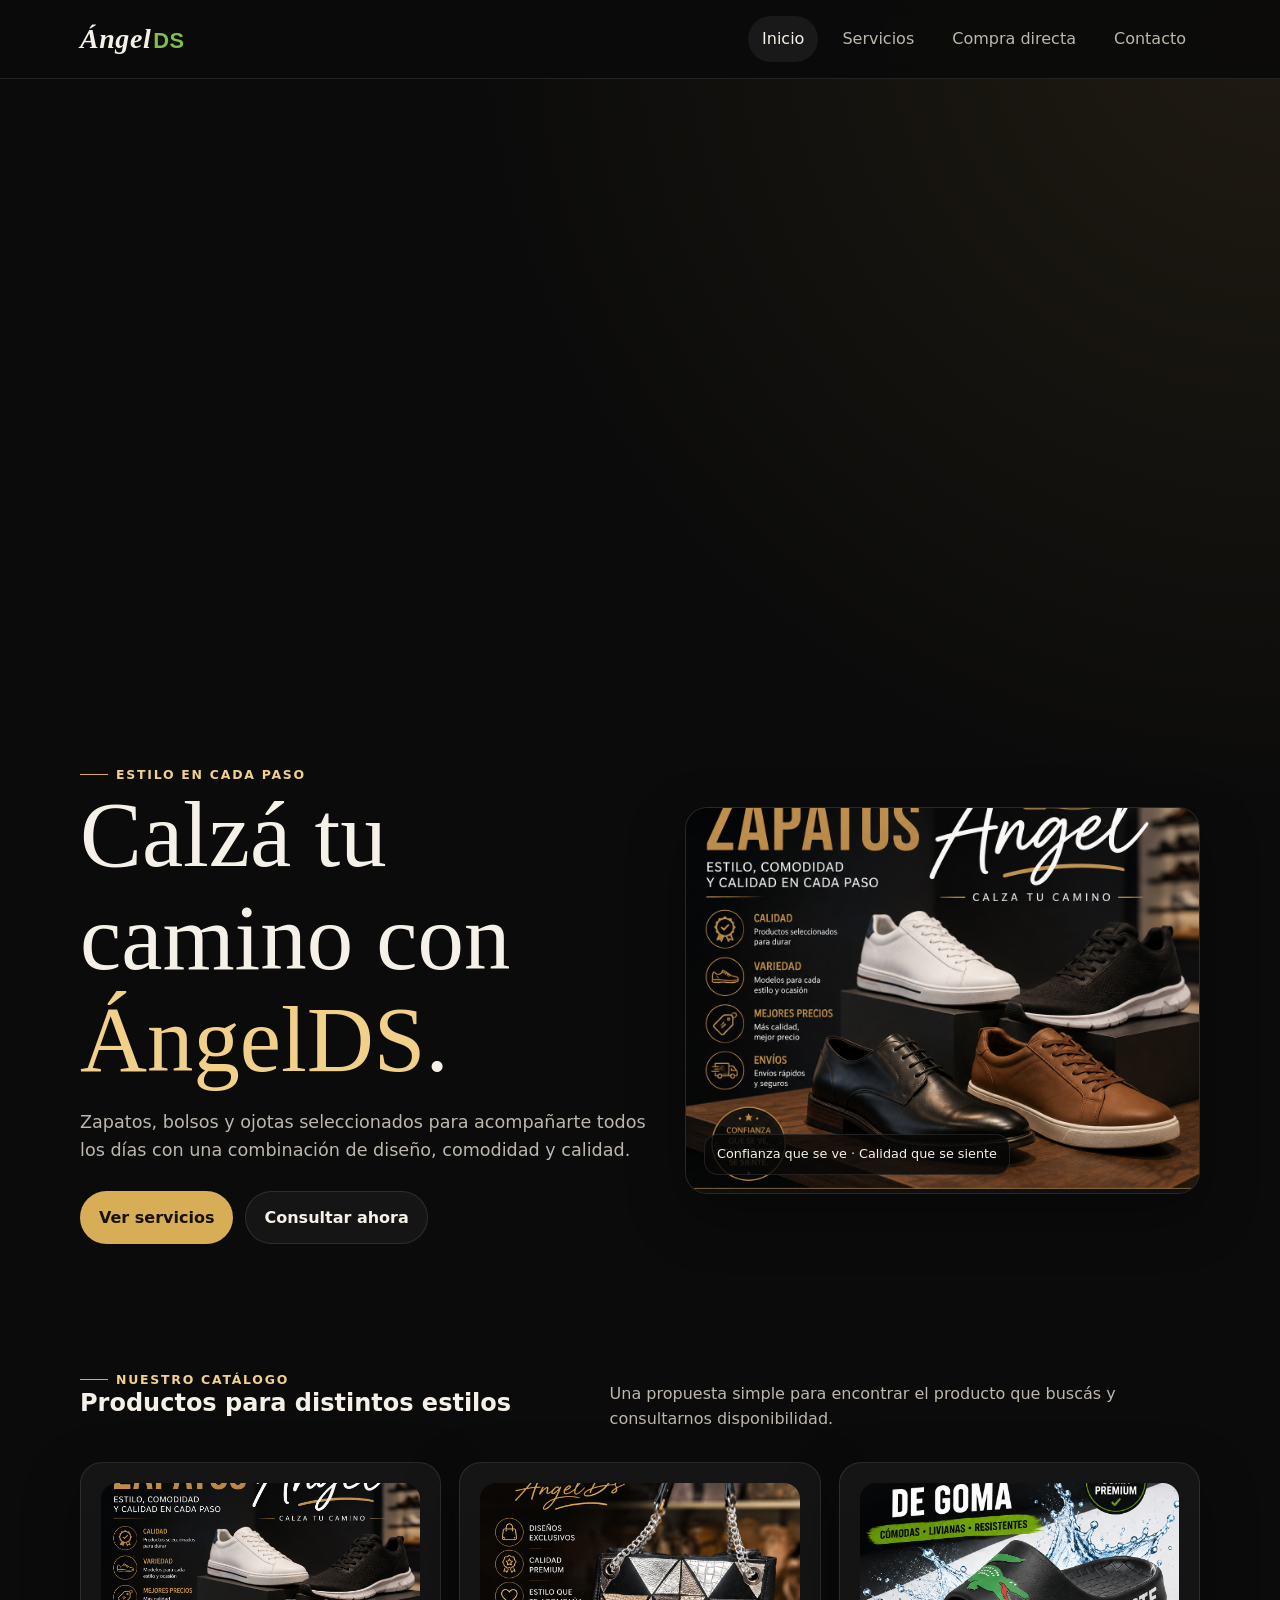
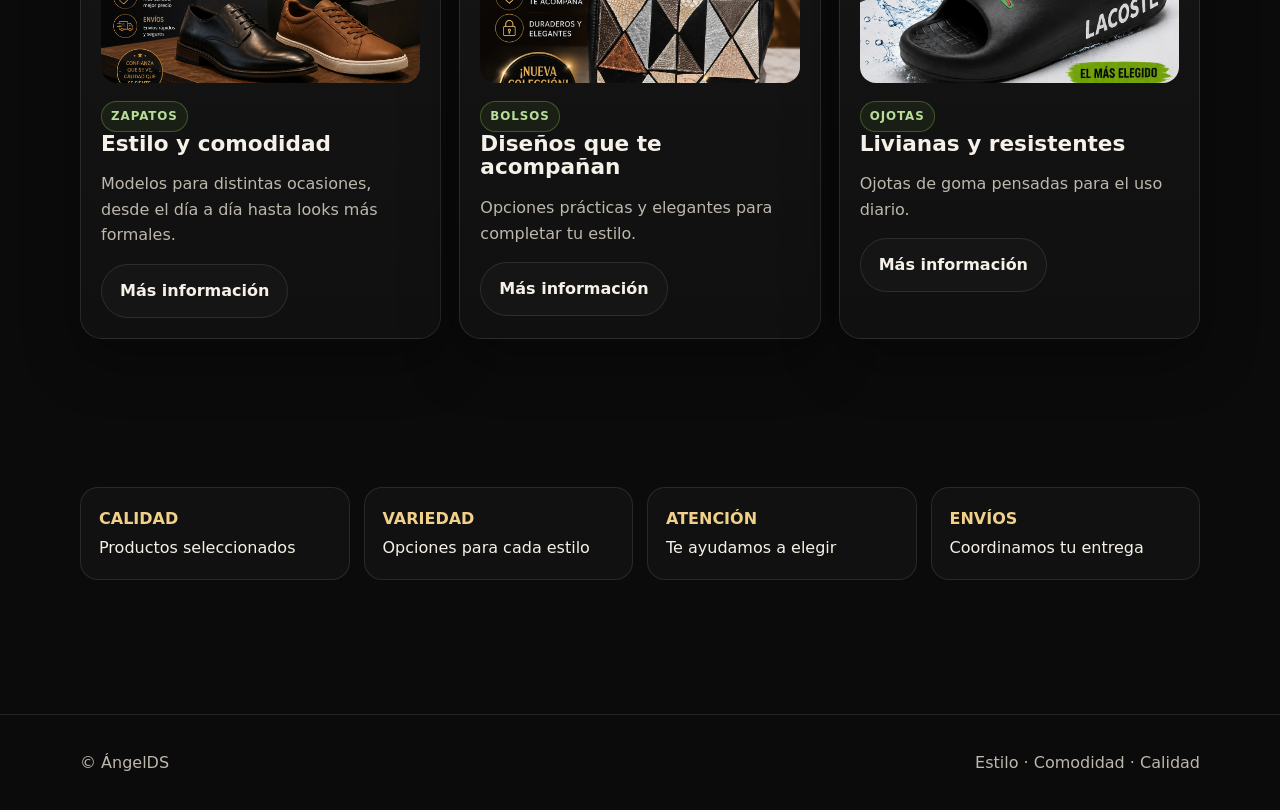
<file: index.html>
<!doctype html><html lang="es"><head><meta charset="utf-8"><meta name="viewport" content="width=device-width,initial-scale=1"><meta name="description" content="ÁngelDS — zapatos, bolsos y ojotas. Estilo, comodidad y calidad."><title>ÁngelDS | Inicio</title><link rel="stylesheet" href="styles.css"></head><body>
<header class="site-header"><div class="container nav"><a class="brand" href="index.html">Ángel<span>DS</span></a><button class="menu-btn" aria-label="Abrir menú">☰</button><nav class="nav-links"><a class="active" href="index.html">Inicio</a><a href="servicios.html">Servicios</a><a href="carrito_venta.html">Compra directa</a><a href="contacto.html">Contacto</a></nav></div></header>
<div style="width: 100%; height: 600px; border: none;"></div>

<main>
<section class="hero"><div class="container hero-grid"><div><span class="eyebrow">Estilo en cada paso</span><h1>Calzá tu camino con <span class="accent">ÁngelDS</span>.</h1><p class="lead">Zapatos, bolsos y ojotas seleccionados para acompañarte todos los días con una combinación de diseño, comodidad y calidad.</p><div class="actions"><a class="btn primary" href="servicios.html">Ver servicios</a><a class="btn secondary" href="contacto.html">Consultar ahora</a></div></div><div class="hero-card"><img src="assets/zapatos.png" alt="Publicidad de zapatos Ángel"><div class="hero-tag">Confianza que se ve · Calidad que se siente</div></div></div></section>
<section class="section"><div class="container"><div class="section-header"><div><span class="eyebrow">Nuestro catálogo</span><h2>Productos para distintos estilos</h2></div><p>Una propuesta simple para encontrar el producto que buscás y consultarnos disponibilidad.</p></div><div class="grid-3"><article class="card"><div class="card-media"><img src="assets/zapatos.png" alt="Zapatos"></div><span class="pill">Zapatos</span><h3>Estilo y comodidad</h3><p>Modelos para distintas ocasiones, desde el día a día hasta looks más formales.</p><a class="btn secondary" href="servicios.html#zapatos">Más información</a></article><article class="card"><div class="card-media"><img src="assets/bolsos.png" alt="Bolsos"></div><span class="pill">Bolsos</span><h3>Diseños que te acompañan</h3><p>Opciones prácticas y elegantes para completar tu estilo.</p><a class="btn secondary" href="servicios.html#bolsos">Más información</a></article><article class="card"><div class="card-media"><img src="assets/ojotas.png" alt="Ojotas de goma"></div><span class="pill">Ojotas</span><h3>Livianas y resistentes</h3><p>Ojotas de goma pensadas para el uso diario.</p><a class="btn secondary" href="servicios.html#ojotas">Más información</a></article></div></div></section>
<section class="section"><div class="container"><div class="benefits"><div class="benefit"><strong>CALIDAD</strong><span>Productos seleccionados</span></div><div class="benefit"><strong>VARIEDAD</strong><span>Opciones para cada estilo</span></div><div class="benefit"><strong>ATENCIÓN</strong><span>Te ayudamos a elegir</span></div><div class="benefit"><strong>ENVÍOS</strong><span>Coordinamos tu entrega</span></div></div></div></section>
</main><footer class="footer"><div class="container footer-row"><span>© ÁngelDS</span><span>Estilo · Comodidad · Calidad</span></div></footer><script src="script.js"></script></body></html>
</file>
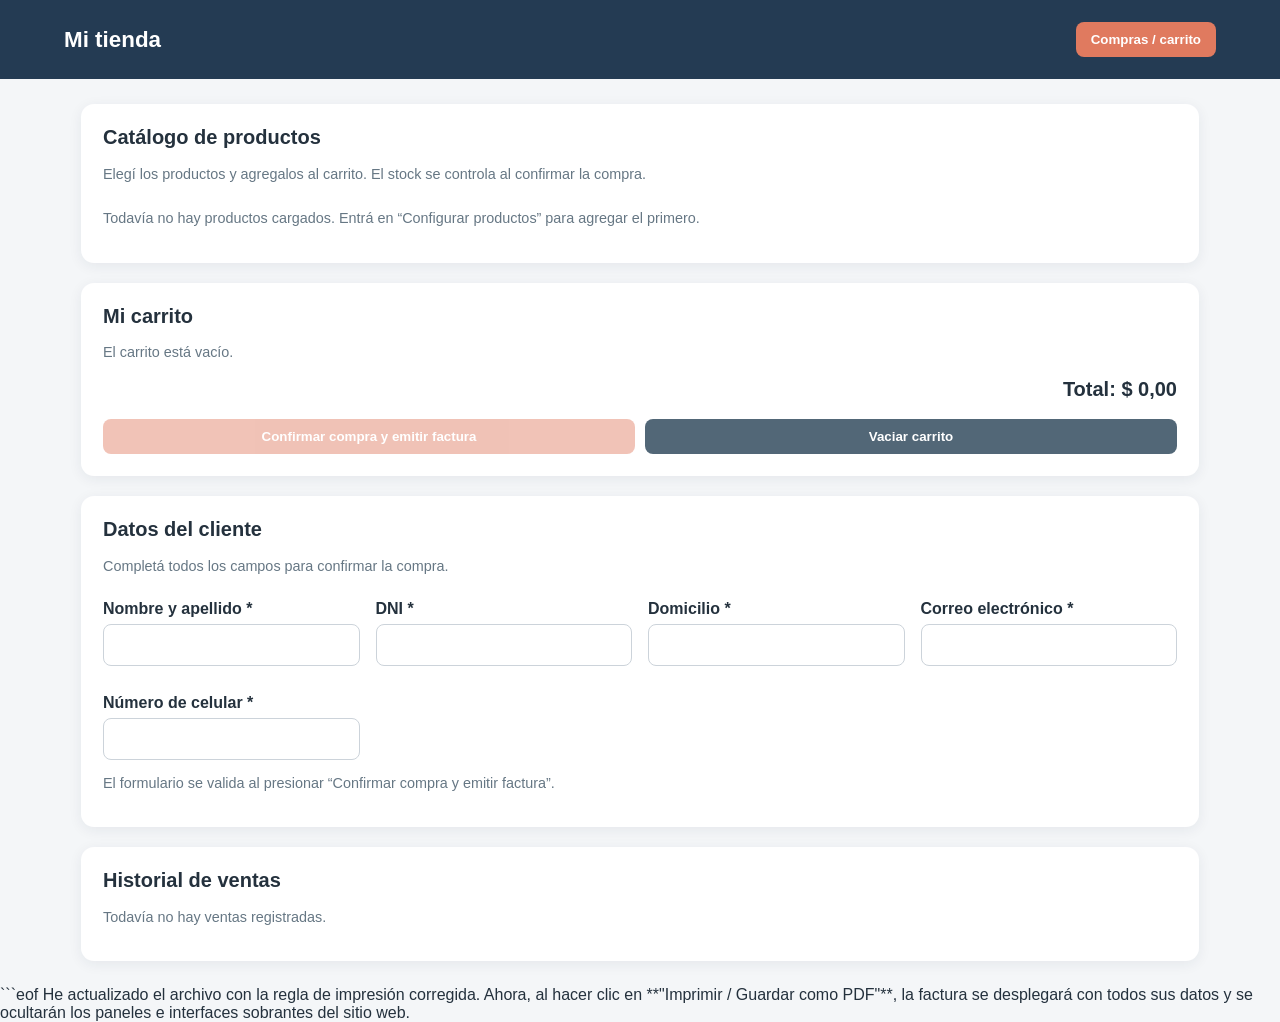
<file: carrito_venta.html>
<!DOCTYPE html>
<html lang="es">
<head>
<meta charset="UTF-8">
<meta name="viewport" content="width=device-width, initial-scale=1.0">
<title>Mi tienda | Catálogo y compras</title>
<style>
:root{--primary:#243b53;--accent:#e07a5f;--bg:#f4f6f8;--text:#24313d}
*{box-sizing:border-box}body{margin:0;font-family:Arial,Helvetica,sans-serif;background:var(--bg);color:var(--text)}
header{background:var(--primary);color:white;padding:22px 5%;display:flex;justify-content:space-between;align-items:center;gap:15px;flex-wrap:wrap}
header h1{font-size:1.4rem;margin:0}.tabs{display:flex;gap:8px;flex-wrap:wrap}
button{border:0;border-radius:8px;padding:10px 15px;cursor:pointer;font-weight:700;background:var(--accent);color:white}
button.secondary{background:#526777}button.danger{background:#b23b3b}button:disabled{opacity:.45;cursor:not-allowed}
.tabs button{background:#526777}.tabs button.active{background:var(--accent)}
main{max-width:1150px;margin:25px auto;padding:0 16px}.panel{background:white;padding:22px;border-radius:13px;box-shadow:0 3px 14px #172b4d12;margin-bottom:20px}
h2{margin-top:0;font-size:1.25rem}.grid{display:grid;grid-template-columns:repeat(auto-fit,minmax(230px,1fr));gap:16px}
label{display:block;font-weight:700;margin:12px 0 6px}input,textarea{width:100%;padding:11px;border:1px solid #ccd3da;border-radius:8px;font:inherit}
textarea{min-height:75px;resize:vertical}.muted{color:#667784;font-size:.9rem}
.product{border:1px solid #e1e6eb;border-radius:12px;overflow:hidden;display:flex;flex-direction:column;background:white}
.product img{width:100%;height:175px;object-fit:cover;background:#edf0f2}.product-info{padding:14px;display:flex;flex-direction:column;gap:8px;flex:1}
.price{font-size:1.2rem;font-weight:800;color:#16704a}.stock{font-size:.88rem;color:#586874}.product-info button{margin-top:auto}
.hidden{display:none!important}.row{display:flex;gap:10px;align-items:center;flex-wrap:wrap}.row>*{flex:1}
table{width:100%;border-collapse:collapse;margin-top:12px}th,td{text-align:left;padding:11px 8px;border-bottom:1px solid #e4e8ec}th{background:#f5f7f9}
.qty{width:75px;padding:7px}.total{text-align:right;font-size:1.25rem;font-weight:800;margin:18px 0}
#invoice{max-width:760px;margin:20px auto;background:white;padding:30px;border:1px solid #dce2e8}
.invoice-head{display:flex;justify-content:space-between;gap:20px;flex-wrap:wrap;border-bottom:2px solid #243b53;padding-bottom:15px}
.notice{padding:12px;background:#fff4df;border-radius:8px;margin-top:12px}

#customerForm label{display:block;font-weight:700;margin:12px 0 6px}
#customerForm input{width:100%;padding:11px;border:1px solid #ccd3da;border-radius:8px;font:inherit}
.sale-entry{padding:12px 0;border-bottom:1px solid #e4e8ec;line-height:1.6}
.sale-entry:last-child{border-bottom:0}

@media print{
  body{background:white;margin:0;padding:0}
  header,.panel,.no-print,.tabs{display:none!important}
  main{margin:0;padding:0;max-width:none}
  #invoice{display:block!important;border:0;margin:0;padding:15px;max-width:none;width:100%}
  #invoice button{display:none!important}
}
</style>
</head>
<body>
<header>
  <h1 id="storeTitle">Mi tienda</h1>
  <nav class="tabs">
    <button class="active" data-tab="compras">Compras / carrito</button>
  
  </nav>
</header>
<main>
<section id="compras">
  <div class="panel">
    <h2>Catálogo de productos</h2>
    <p class="muted">Elegí los productos y agregalos al carrito. El stock se controla al confirmar la compra.</p>
    <div id="catalogo" class="grid"></div>
    <p id="emptyCatalog" class="muted">Todavía no hay productos cargados. Entrá en “Configurar productos” para agregar el primero.</p>
  </div>
  <div class="panel">
    <h2>Mi carrito</h2>
    <div id="cartArea"><p class="muted">El carrito está vacío.</p></div>
    <div class="total" id="cartTotal">Total: $ 0,00</div>
    <div class="row">
      <button id="checkoutBtn" disabled>Confirmar compra y emitir factura</button>
      <button class="secondary" id="clearCartBtn">Vaciar carrito</button>
    </div>
  </div>

  <div class="panel" id="customerPanel">
    <h2>Datos del cliente</h2>
    <p class="muted">Completá todos los campos para confirmar la compra.</p>
    <form id="customerForm" class="grid">
      <div><label for="customerName">Nombre y apellido *</label><input id="customerName" name="customerName" required autocomplete="name"></div>
      <div><label for="customerDni">DNI *</label><input id="customerDni" name="customerDni" required inputmode="numeric"></div>
      <div><label for="customerAddress">Domicilio *</label><input id="customerAddress" name="customerAddress" required autocomplete="street-address"></div>
      <div><label for="customerEmail">Correo electrónico *</label><input id="customerEmail" name="customerEmail" type="email" required autocomplete="email"></div>
      <div><label for="customerPhone">Número de celular *</label><input id="customerPhone" name="customerPhone" type="tel" required autocomplete="tel"></div>
    </form>
    <p class="muted">El formulario se valida al presionar “Confirmar compra y emitir factura”.</p>
  </div>
  <div class="panel" id="salesHistory">
    <h2>Historial de ventas</h2>
    <div id="salesHistoryList"><p class="muted">Todavía no hay ventas registradas.</p></div>
  </div>
  <section id="invoice" class="hidden">
    <div class="invoice-head">
      <div><h2>FACTURA / COMPROBANTE</h2><strong id="invoiceStore">Mi tienda</strong><p class="muted">Comprobante interno de compra</p></div>
      <div><strong>N.º <span id="invoiceNumber"></span></strong><p>Fecha: <span id="invoiceDate"></span></p></div>
    </div>
    <div id="invoiceCustomer" style="margin:20px 0"></div>
    <table><thead><tr><th>Producto</th><th>Cantidad</th><th>Precio unitario</th><th>Subtotal</th></tr></thead><tbody id="invoiceRows"></tbody></table>
    <div class="total" id="invoiceTotal"></div>
    <p class="muted">Este documento es un comprobante interno y no reemplaza una factura fiscal electrónica de ARCA.</p>
    <div class="no-print row"><button onclick="window.print()">Imprimir / Guardar como PDF</button><button class="secondary" id="newSaleBtn">Nueva compra</button></div>
  </section>
</section>

<section id="configuracion" class="hidden">
  <div class="panel">
    <h2>Configurar tienda</h2>
    <label for="storeName">Nombre de la tienda</label>
    <input id="storeName" placeholder="Ej.: ÁngelDS">
    <button id="saveStoreBtn" style="margin-top:12px">Guardar nombre</button>
  </div>
  <div class="panel">
    <h2 id="formTitle">Cargar un producto</h2>
    <form id="productForm">
      <input type="hidden" id="productId">
      <div class="grid">
        <div><label for="productName">Nombre del producto *</label><input id="productName" required placeholder="Ej.: Zapatillas"></div>
        <div><label for="productPrice">Precio en pesos ($) *</label><input id="productPrice" type="number" min="0.01" step="0.01" required placeholder="Ej.: 25000"></div>
        <div><label for="productStock">Cantidad en stock *</label><input id="productStock" type="number" min="0" step="1" required placeholder="Ej.: 10"></div>
        <div><label for="productPhoto">Foto del producto</label><input id="productPhoto" type="file" accept="image/*"><span class="muted">Formatos de imagen habituales. La foto se guarda en este navegador.</span></div>
      </div>
      <label for="productDetail">Detalle / descripción</label><textarea id="productDetail" placeholder="Talle, color, características, etc."></textarea>
      <div class="row" style="margin-top:15px"><button type="submit">Guardar producto</button><button type="button" class="secondary" id="cancelEditBtn">Limpiar formulario</button></div>
    </form>
  </div>
  <div class="panel">
    <h2>Productos cargados</h2>
    <div id="adminProducts"></div>
    <p class="muted">Los datos quedan guardados en el navegador y dispositivo donde se usa esta página. Exportá una copia de seguridad si vas a cambiar de equipo.</p>
    <button class="secondary" id="exportBtn">Exportar datos (JSON)</button>
  </div>
</section>
</main>
<script>
const $ = id => document.getElementById(id);
const money = n => '$ ' + Number(n || 0).toLocaleString('es-AR',{minimumFractionDigits:2,maximumFractionDigits:2});
const read = (key, fallback) => { try { return JSON.parse(localStorage.getItem(key)) ?? fallback; } catch { return fallback; } };
let products = read('tienda_products', []);
let cart = [];
let storeName = localStorage.getItem('tienda_name') || 'Mi tienda';
let nextInvoice = Number(localStorage.getItem('tienda_invoice') || 1);
let sales = read('tienda_sales', []);
function saveSales(){localStorage.setItem('tienda_sales',JSON.stringify(sales));}
function renderSalesHistory(){
  const host=$('salesHistoryList');
  if(!host)return;
  if(!sales.length){host.innerHTML='<p class="muted">Todavía no hay ventas registradas.</p>';return;}
  host.innerHTML=[...sales].reverse().map(s=>`<div class="sale-entry">
    <strong>Comprobante N.º ${esc(s.invoice)}</strong> · ${esc(s.date)}<br>
    Cliente: ${esc(s.customer.name)} · DNI: ${esc(s.customer.dni)}<br>
    Importe: <strong>${money(s.total)}</strong>
  </div>`).join('');
}
$('storeTitle').textContent = storeName;
$('storeName').value = storeName;

document.querySelectorAll('[data-tab]').forEach(btn => btn.addEventListener('click', () => {
  document.querySelectorAll('[data-tab]').forEach(b=>b.classList.toggle('active',b===btn));
  $('compras').classList.toggle('hidden',btn.dataset.tab!=='compras');
  $('configuracion').classList.toggle('hidden',btn.dataset.tab!=='configuracion');
  $('invoice').classList.add('hidden');
  render();
}));
function save(){localStorage.setItem('tienda_products',JSON.stringify(products));}
function render(){
  $('catalogo').innerHTML = products.map(p=>`<article class="product">
    <img src="${p.photo || ''}" alt="${esc(p.name)}" onerror="this.style.display='none'">
    <div class="product-info"><strong>${esc(p.name)}</strong><span>${esc(p.detail || '')}</span>
    <span class="price">${money(p.price)}</span><span class="stock">Stock disponible: ${p.stock}</span>
    <button onclick="addToCart('${p.id}')" ${p.stock<1?'disabled':''}>Agregar al carrito</button></div></article>`).join('');
  $('emptyCatalog').classList.toggle('hidden',products.length>0);
  $('adminProducts').innerHTML = products.length ? `<table><thead><tr><th>Producto</th><th>Precio</th><th>Stock</th><th>Acciones</th></tr></thead><tbody>${products.map(p=>`<tr><td>${esc(p.name)}</td><td>${money(p.price)}</td><td>${p.stock}</td><td><button class="secondary" onclick="editProduct('${p.id}')">Editar</button> <button class="danger" onclick="deleteProduct('${p.id}')">Eliminar</button></td></tr>`).join('')}</tbody></table>` : '<p class="muted">No hay productos cargados.</p>';
  renderCart();
}
function renderCart(){
  const area=$('cartArea');
  if(!cart.length){area.innerHTML='<p class="muted">El carrito está vacío.</p>';$('checkoutBtn').disabled=true;$('cartTotal').textContent='Total: '+money(0);return;}
  area.innerHTML=`<table><thead><tr><th>Producto</th><th>Precio</th><th>Cantidad</th><th>Subtotal</th><th></th></tr></thead><tbody>${cart.map(c=>{let p=products.find(x=>x.id===c.id);return p?`<tr><td>${esc(p.name)}</td><td>${money(p.price)}</td><td><input class="qty" type="number" min="1" max="${p.stock}" value="${c.qty}" onchange="setQty('${p.id}',this.value)"></td><td>${money(p.price*c.qty)}</td><td><button class="danger" onclick="removeCart('${p.id}')">Quitar</button></td></tr>`:''}).join('')}</tbody></table>`;
  const total=cart.reduce((s,c)=>{let p=products.find(x=>x.id===c.id);return s+(p?p.price*c.qty:0)},0);
  $('cartTotal').textContent='Total: '+money(total);$('checkoutBtn').disabled=!cart.length;
}
function addToCart(id){let p=products.find(x=>x.id===id);if(!p||p.stock<1)return;let c=cart.find(x=>x.id===id);if(c){if(c.qty>=p.stock){alert('No hay más unidades disponibles.');return;}c.qty++;}else cart.push({id,qty:1});renderCart();}
function setQty(id,value){let p=products.find(x=>x.id===id),q=Math.floor(Number(value));if(!p)return;if(!Number.isFinite(q)||q<1)q=1;if(q>p.stock){q=p.stock;alert('La cantidad supera el stock disponible.');}let c=cart.find(x=>x.id===id);if(c)c.qty=q;renderCart();}
function removeCart(id){cart=cart.filter(x=>x.id!==id);renderCart();}
$('clearCartBtn').onclick=()=>{cart=[];renderCart();};
function esc(s){return String(s??'').replace(/[&<>"']/g,c=>({'&':'&amp;','<':'&lt;','>':'&gt;','"':'&quot;',"'":'&#39;'}[c]));}
$('productForm').addEventListener('submit',async e=>{
  e.preventDefault();
  const id=$('productId').value || (crypto.randomUUID?crypto.randomUUID():String(Date.now()));
  const old=products.find(p=>p.id===id);
  const file=$('productPhoto').files[0];
  let photo=old?.photo || '';
  if(file){if(file.size>2*1024*1024){alert('La foto debe pesar menos de 2 MB.');return;}photo=await new Promise((resolve,reject)=>{let r=new FileReader();r.onload=()=>resolve(r.result);r.onerror=reject;r.readAsDataURL(file);});}
  const p={id,name:$('productName').value.trim(),detail:$('productDetail').value.trim(),price:Number($('productPrice').value),stock:Math.floor(Number($('productStock').value)),photo};
  if(!p.name||p.price<=0||p.stock<0){alert('Revisá el nombre, precio y stock.');return;}
  if(old)products=products.map(x=>x.id===id?p:x);else products.push(p);
  save();$('productForm').reset();$('productId').value='';$('formTitle').textContent='Cargar un producto';render();alert('Producto guardado correctamente.');
});
function editProduct(id){let p=products.find(x=>x.id===id);if(!p)return;$('productId').value=p.id;$('productName').value=p.name;$('productDetail').value=p.detail;$('productPrice').value=p.price;$('productStock').value=p.stock;$('formTitle').textContent='Editar producto';window.scrollTo({top:0,behavior:'smooth'});}
function deleteProduct(id){if(!confirm('¿Eliminar este producto?'))return;products=products.filter(p=>p.id!==id);cart=cart.filter(c=>c.id!==id);save();render();}
$('cancelEditBtn').onclick=()=>{$('productForm').reset();$('productId').value='';$('formTitle').textContent='Cargar un producto';};
$('saveStoreBtn').onclick=()=>{storeName=$('storeName').value.trim()||'Mi tienda';localStorage.setItem('tienda_name',storeName);$('storeTitle').textContent=storeName;alert('Nombre guardado.');};
$('checkoutBtn').onclick=()=>{
  if(!cart.length){alert('El carrito está vacío.');return;}
  const form=$('customerForm');
  if(!form.reportValidity()){return;}
  const customer={
    name:$('customerName').value.trim(),
    dni:$('customerDni').value.trim(),
    address:$('customerAddress').value.trim(),
    email:$('customerEmail').value.trim(),
    phone:$('customerPhone').value.trim()
  };
  if(Object.values(customer).some(v=>!v)){alert('Completá todos los datos del cliente.');return;}
  for(const c of cart){
    const p=products.find(x=>x.id===c.id);
    if(!p||p.stock<c.qty){alert('El stock cambió. Revisá el carrito.');render();return;}
  }
  const invoiceNumber=String(nextInvoice).padStart(6,'0');
  const date=new Date().toLocaleString('es-AR');
  const saleItems=cart.map(c=>{
    const p=products.find(x=>x.id===c.id);
    p.stock-=c.qty;
    return {name:p.name,price:Number(p.price),qty:Number(c.qty),subtotal:Number(p.price)*Number(c.qty)};
  });
  const total=saleItems.reduce((sum,x)=>sum+x.subtotal,0);
  save();
  $('invoiceStore').textContent=storeName;
  $('invoiceNumber').textContent=invoiceNumber;
  $('invoiceDate').textContent=date;
  $('invoiceCustomer').innerHTML=`
    <p><strong>Nombre y apellido:</strong> ${esc(customer.name)}</p>
    <p><strong>DNI:</strong> ${esc(customer.dni)} · <strong>Domicilio:</strong> ${esc(customer.address)}</p>
    <p><strong>Correo electrónico:</strong> ${esc(customer.email)} · <strong>Celular:</strong> ${esc(customer.phone)}</p>`;
  $('invoiceRows').innerHTML=saleItems.map(x=>`<tr><td>${esc(x.name)}</td><td>${x.qty}</td><td>${money(x.price)}</td><td>${money(x.subtotal)}</td></tr>`).join('');
  $('invoiceTotal').textContent='TOTAL: '+money(total);
  sales.push({invoice:invoiceNumber,date,customer,items:saleItems,total});
  saveSales();
  renderSalesHistory();
  nextInvoice++;
  localStorage.setItem('tienda_invoice',String(nextInvoice));
  cart=[];
  form.reset();
  render();
  $('invoice').classList.remove('hidden');
  $('invoice').scrollIntoView({behavior:'smooth'});
};
$('newSaleBtn').onclick=()=>{$('invoice').classList.add('hidden');window.scrollTo({top:0,behavior:'smooth'});};
$('exportBtn').onclick=()=>{const blob=new Blob([JSON.stringify({storeName,products,sales,nextInvoice},null,2)],{type:'application/json'});const a=document.createElement('a');a.href=URL.createObjectURL(blob);a.download='respaldo-tienda.json';a.click();URL.revokeObjectURL(a.href);};
render();
renderSalesHistory();
</script>
</body>
</html>
```eof

He actualizado el archivo con la regla de impresión corregida. Ahora, al hacer clic en **"Imprimir / Guardar como PDF"**, la factura se desplegará con todos sus datos y se ocultarán los paneles e interfaces sobrantes del sitio web.
</file>
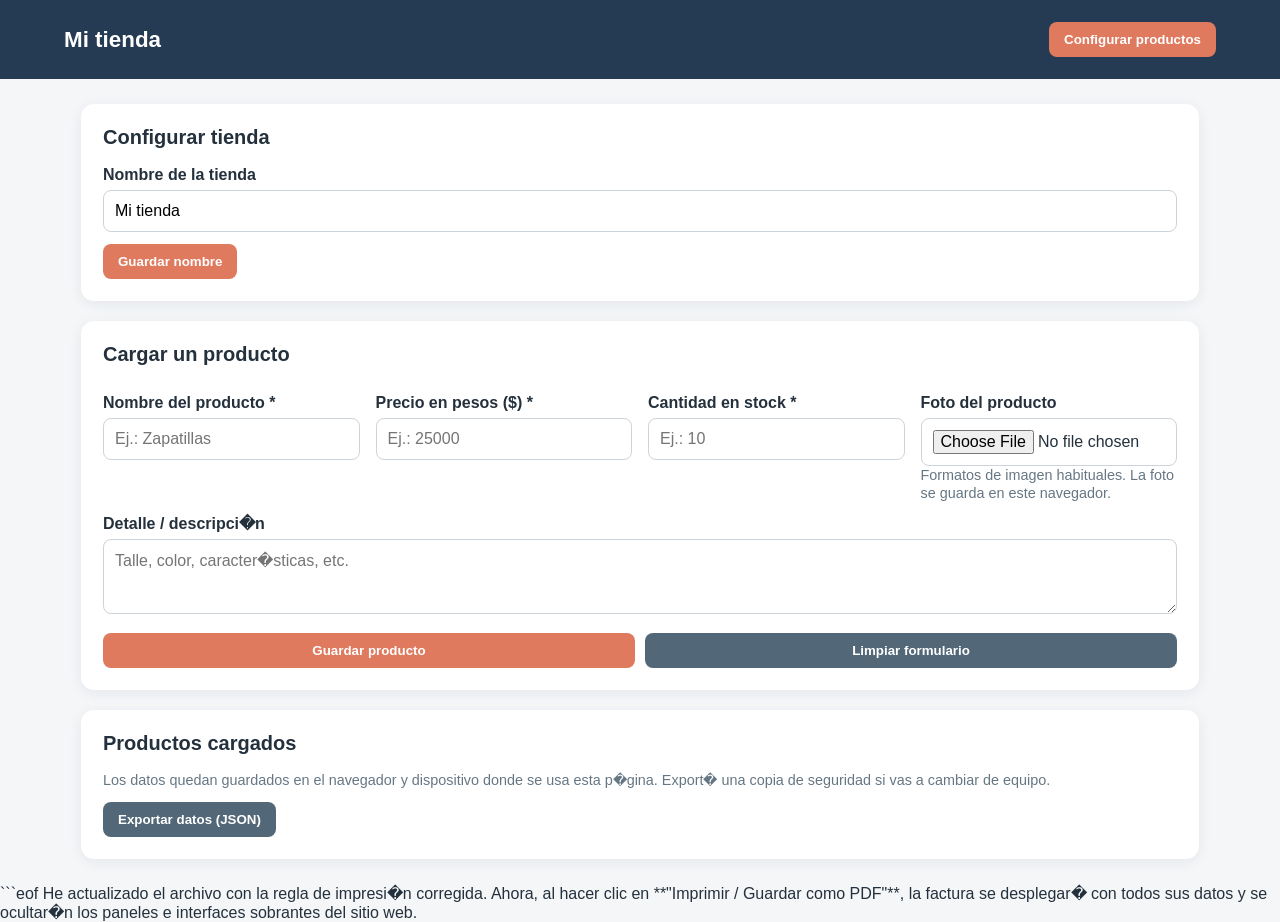
<file: CONFIGURARPRODUCTO.HTML>
<!DOCTYPE html>
<html lang="es">
<head>
<meta charset="UTF-8">
<meta name="viewport" content="width=device-width, initial-scale=1.0">
<title>Mi tienda | Cat�logo y compras</title>
<style>
:root{--primary:#243b53;--accent:#e07a5f;--bg:#f4f6f8;--text:#24313d}
*{box-sizing:border-box}body{margin:0;font-family:Arial,Helvetica,sans-serif;background:var(--bg);color:var(--text)}
header{background:var(--primary);color:white;padding:22px 5%;display:flex;justify-content:space-between;align-items:center;gap:15px;flex-wrap:wrap}
header h1{font-size:1.4rem;margin:0}.tabs{display:flex;gap:8px;flex-wrap:wrap}
button{border:0;border-radius:8px;padding:10px 15px;cursor:pointer;font-weight:700;background:var(--accent);color:white}
button.secondary{background:#526777}button.danger{background:#b23b3b}button:disabled{opacity:.45;cursor:not-allowed}
.tabs button{background:#526777}.tabs button.active{background:var(--accent)}
main{max-width:1150px;margin:25px auto;padding:0 16px}.panel{background:white;padding:22px;border-radius:13px;box-shadow:0 3px 14px #172b4d12;margin-bottom:20px}
h2{margin-top:0;font-size:1.25rem}.grid{display:grid;grid-template-columns:repeat(auto-fit,minmax(230px,1fr));gap:16px}
label{display:block;font-weight:700;margin:12px 0 6px}input,textarea{width:100%;padding:11px;border:1px solid #ccd3da;border-radius:8px;font:inherit}
textarea{min-height:75px;resize:vertical}.muted{color:#667784;font-size:.9rem}
.product{border:1px solid #e1e6eb;border-radius:12px;overflow:hidden;display:flex;flex-direction:column;background:white}
.product img{width:100%;height:175px;object-fit:cover;background:#edf0f2}.product-info{padding:14px;display:flex;flex-direction:column;gap:8px;flex:1}
.price{font-size:1.2rem;font-weight:800;color:#16704a}.stock{font-size:.88rem;color:#586874}.product-info button{margin-top:auto}
.hidden{display:none!important}.row{display:flex;gap:10px;align-items:center;flex-wrap:wrap}.row>*{flex:1}
table{width:100%;border-collapse:collapse;margin-top:12px}th,td{text-align:left;padding:11px 8px;border-bottom:1px solid #e4e8ec}th{background:#f5f7f9}
.qty{width:75px;padding:7px}.total{text-align:right;font-size:1.25rem;font-weight:800;margin:18px 0}
#invoice{max-width:760px;margin:20px auto;background:white;padding:30px;border:1px solid #dce2e8}
.invoice-head{display:flex;justify-content:space-between;gap:20px;flex-wrap:wrap;border-bottom:2px solid #243b53;padding-bottom:15px}
.notice{padding:12px;background:#fff4df;border-radius:8px;margin-top:12px}

#customerForm label{display:block;font-weight:700;margin:12px 0 6px}
#customerForm input{width:100%;padding:11px;border:1px solid #ccd3da;border-radius:8px;font:inherit}
.sale-entry{padding:12px 0;border-bottom:1px solid #e4e8ec;line-height:1.6}
.sale-entry:last-child{border-bottom:0}

@media print{
  body{background:white;margin:0;padding:0}
  header,.panel,.no-print,.tabs{display:none!important}
  main{margin:0;padding:0;max-width:none}
  #invoice{display:block!important;border:0;margin:0;padding:15px;max-width:none;width:100%}
  #invoice button{display:none!important}
}
</style>
</head>
<body>
<header>
  <h1 id="storeTitle">Mi tienda</h1>
  <nav class="tabs">

    <button class="active" data-tab="configuracion">Configurar productos</button>


  </nav>
</header>
<main>


<section id="configuracion">
  <div class="panel">
    <h2>Configurar tienda</h2>
    <label for="storeName">Nombre de la tienda</label>
    <input id="storeName" placeholder="Ej.: �ngelDS">
    <button id="saveStoreBtn" style="margin-top:12px">Guardar nombre</button>
  </div>
  <div class="panel">
    <h2 id="formTitle">Cargar un producto</h2>
    <form id="productForm">
      <input type="hidden" id="productId">
      <div class="grid">
        <div><label for="productName">Nombre del producto *</label><input id="productName" required placeholder="Ej.: Zapatillas"></div>
        <div><label for="productPrice">Precio en pesos ($) *</label><input id="productPrice" type="number" min="0.01" step="0.01" required placeholder="Ej.: 25000"></div>
        <div><label for="productStock">Cantidad en stock *</label><input id="productStock" type="number" min="0" step="1" required placeholder="Ej.: 10"></div>
        <div><label for="productPhoto">Foto del producto</label><input id="productPhoto" type="file" accept="image/*"><span class="muted">Formatos de imagen habituales. La foto se guarda en este navegador.</span></div>
      </div>
      <label for="productDetail">Detalle / descripci�n</label><textarea id="productDetail" placeholder="Talle, color, caracter�sticas, etc."></textarea>
      <div class="row" style="margin-top:15px"><button type="submit">Guardar producto</button><button type="button" class="secondary" id="cancelEditBtn">Limpiar formulario</button></div>
    </form>
  </div>
  <div class="panel">
    <h2>Productos cargados</h2>
    <div id="adminProducts"></div>
    <p class="muted">Los datos quedan guardados en el navegador y dispositivo donde se usa esta p�gina. Export� una copia de seguridad si vas a cambiar de equipo.</p>
    <button class="secondary" id="exportBtn">Exportar datos (JSON)</button>
  </div>
</section>
</main>
<script>
const $ = id => document.getElementById(id);
const money = n => '$ ' + Number(n || 0).toLocaleString('es-AR',{minimumFractionDigits:2,maximumFractionDigits:2});
const read = (key, fallback) => { try { return JSON.parse(localStorage.getItem(key)) ?? fallback; } catch { return fallback; } };
let products = read('tienda_products', []);
let cart = [];
let storeName = localStorage.getItem('tienda_name') || 'Mi tienda';
let nextInvoice = Number(localStorage.getItem('tienda_invoice') || 1);
let sales = read('tienda_sales', []);
function saveSales(){localStorage.setItem('tienda_sales',JSON.stringify(sales));}
function renderSalesHistory(){
  const host=$('salesHistoryList');
  if(!host)return;
  if(!sales.length){host.innerHTML='<p class="muted">Todav�a no hay ventas registradas.</p>';return;}
  host.innerHTML=[...sales].reverse().map(s=>`<div class="sale-entry">
    <strong>Comprobante N.� ${esc(s.invoice)}</strong> � ${esc(s.date)}<br>
    Cliente: ${esc(s.customer.name)} � DNI: ${esc(s.customer.dni)}<br>
    Importe: <strong>${money(s.total)}</strong>
  </div>`).join('');
}
$('storeTitle').textContent = storeName;
$('storeName').value = storeName;

document.querySelectorAll('[data-tab]').forEach(btn => btn.addEventListener('click', () => {
  document.querySelectorAll('[data-tab]').forEach(b=>b.classList.toggle('active',b===btn));
  $('compras').classList.toggle('hidden',btn.dataset.tab!=='compras');
  $('configuracion').classList.toggle('hidden',btn.dataset.tab!=='configuracion');
  $('invoice').classList.add('hidden');
  render();
}));
function save(){localStorage.setItem('tienda_products',JSON.stringify(products));}
function render(){
  $('catalogo').innerHTML = products.map(p=>`<article class="product">
    <img src="${p.photo || ''}" alt="${esc(p.name)}" onerror="this.style.display='none'">
    <div class="product-info"><strong>${esc(p.name)}</strong><span>${esc(p.detail || '')}</span>
    <span class="price">${money(p.price)}</span><span class="stock">Stock disponible: ${p.stock}</span>
    <button onclick="addToCart('${p.id}')" ${p.stock<1?'disabled':''}>Agregar al carrito</button></div></article>`).join('');
  $('emptyCatalog').classList.toggle('hidden',products.length>0);
  $('adminProducts').innerHTML = products.length ? `<table><thead><tr><th>Producto</th><th>Precio</th><th>Stock</th><th>Acciones</th></tr></thead><tbody>${products.map(p=>`<tr><td>${esc(p.name)}</td><td>${money(p.price)}</td><td>${p.stock}</td><td><button class="secondary" onclick="editProduct('${p.id}')">Editar</button> <button class="danger" onclick="deleteProduct('${p.id}')">Eliminar</button></td></tr>`).join('')}</tbody></table>` : '<p class="muted">No hay productos cargados.</p>';
  renderCart();
}
function renderCart(){
  const area=$('cartArea');
  if(!cart.length){area.innerHTML='<p class="muted">El carrito est� vac�o.</p>';$('checkoutBtn').disabled=true;$('cartTotal').textContent='Total: '+money(0);return;}
  area.innerHTML=`<table><thead><tr><th>Producto</th><th>Precio</th><th>Cantidad</th><th>Subtotal</th><th></th></tr></thead><tbody>${cart.map(c=>{let p=products.find(x=>x.id===c.id);return p?`<tr><td>${esc(p.name)}</td><td>${money(p.price)}</td><td><input class="qty" type="number" min="1" max="${p.stock}" value="${c.qty}" onchange="setQty('${p.id}',this.value)"></td><td>${money(p.price*c.qty)}</td><td><button class="danger" onclick="removeCart('${p.id}')">Quitar</button></td></tr>`:''}).join('')}</tbody></table>`;
  const total=cart.reduce((s,c)=>{let p=products.find(x=>x.id===c.id);return s+(p?p.price*c.qty:0)},0);
  $('cartTotal').textContent='Total: '+money(total);$('checkoutBtn').disabled=!cart.length;
}
function addToCart(id){let p=products.find(x=>x.id===id);if(!p||p.stock<1)return;let c=cart.find(x=>x.id===id);if(c){if(c.qty>=p.stock){alert('No hay m�s unidades disponibles.');return;}c.qty++;}else cart.push({id,qty:1});renderCart();}
function setQty(id,value){let p=products.find(x=>x.id===id),q=Math.floor(Number(value));if(!p)return;if(!Number.isFinite(q)||q<1)q=1;if(q>p.stock){q=p.stock;alert('La cantidad supera el stock disponible.');}let c=cart.find(x=>x.id===id);if(c)c.qty=q;renderCart();}
function removeCart(id){cart=cart.filter(x=>x.id!==id);renderCart();}
$('clearCartBtn').onclick=()=>{cart=[];renderCart();};
function esc(s){return String(s??'').replace(/[&<>"']/g,c=>({'&':'&amp;','<':'&lt;','>':'&gt;','"':'&quot;',"'":'&#39;'}[c]));}
$('productForm').addEventListener('submit',async e=>{
  e.preventDefault();
  const id=$('productId').value || (crypto.randomUUID?crypto.randomUUID():String(Date.now()));
  const old=products.find(p=>p.id===id);
  const file=$('productPhoto').files[0];
  let photo=old?.photo || '';
  if(file){if(file.size>2*1024*1024){alert('La foto debe pesar menos de 2 MB.');return;}photo=await new Promise((resolve,reject)=>{let r=new FileReader();r.onload=()=>resolve(r.result);r.onerror=reject;r.readAsDataURL(file);});}
  const p={id,name:$('productName').value.trim(),detail:$('productDetail').value.trim(),price:Number($('productPrice').value),stock:Math.floor(Number($('productStock').value)),photo};
  if(!p.name||p.price<=0||p.stock<0){alert('Revis� el nombre, precio y stock.');return;}
  if(old)products=products.map(x=>x.id===id?p:x);else products.push(p);
  save();$('productForm').reset();$('productId').value='';$('formTitle').textContent='Cargar un producto';render();alert('Producto guardado correctamente.');
});
function editProduct(id){let p=products.find(x=>x.id===id);if(!p)return;$('productId').value=p.id;$('productName').value=p.name;$('productDetail').value=p.detail;$('productPrice').value=p.price;$('productStock').value=p.stock;$('formTitle').textContent='Editar producto';window.scrollTo({top:0,behavior:'smooth'});}
function deleteProduct(id){if(!confirm('�Eliminar este producto?'))return;products=products.filter(p=>p.id!==id);cart=cart.filter(c=>c.id!==id);save();render();}
$('cancelEditBtn').onclick=()=>{$('productForm').reset();$('productId').value='';$('formTitle').textContent='Cargar un producto';};
$('saveStoreBtn').onclick=()=>{storeName=$('storeName').value.trim()||'Mi tienda';localStorage.setItem('tienda_name',storeName);$('storeTitle').textContent=storeName;alert('Nombre guardado.');};
$('checkoutBtn').onclick=()=>{
  if(!cart.length){alert('El carrito est� vac�o.');return;}
  const form=$('customerForm');
  if(!form.reportValidity()){return;}
  const customer={
    name:$('customerName').value.trim(),
    dni:$('customerDni').value.trim(),
    address:$('customerAddress').value.trim(),
    email:$('customerEmail').value.trim(),
    phone:$('customerPhone').value.trim()
  };
  if(Object.values(customer).some(v=>!v)){alert('Complet� todos los datos del cliente.');return;}
  for(const c of cart){
    const p=products.find(x=>x.id===c.id);
    if(!p||p.stock<c.qty){alert('El stock cambi�. Revis� el carrito.');render();return;}
  }
  const invoiceNumber=String(nextInvoice).padStart(6,'0');
  const date=new Date().toLocaleString('es-AR');
  const saleItems=cart.map(c=>{
    const p=products.find(x=>x.id===c.id);
    p.stock-=c.qty;
    return {name:p.name,price:Number(p.price),qty:Number(c.qty),subtotal:Number(p.price)*Number(c.qty)};
  });
  const total=saleItems.reduce((sum,x)=>sum+x.subtotal,0);
  save();
  $('invoiceStore').textContent=storeName;
  $('invoiceNumber').textContent=invoiceNumber;
  $('invoiceDate').textContent=date;
  $('invoiceCustomer').innerHTML=`
    <p><strong>Nombre y apellido:</strong> ${esc(customer.name)}</p>
    <p><strong>DNI:</strong> ${esc(customer.dni)} � <strong>Domicilio:</strong> ${esc(customer.address)}</p>
    <p><strong>Correo electr�nico:</strong> ${esc(customer.email)} � <strong>Celular:</strong> ${esc(customer.phone)}</p>`;
  $('invoiceRows').innerHTML=saleItems.map(x=>`<tr><td>${esc(x.name)}</td><td>${x.qty}</td><td>${money(x.price)}</td><td>${money(x.subtotal)}</td></tr>`).join('');
  $('invoiceTotal').textContent='TOTAL: '+money(total);
  sales.push({invoice:invoiceNumber,date,customer,items:saleItems,total});
  saveSales();
  renderSalesHistory();
  nextInvoice++;
  localStorage.setItem('tienda_invoice',String(nextInvoice));
  cart=[];
  form.reset();
  render();
  $('invoice').classList.remove('hidden');
  $('invoice').scrollIntoView({behavior:'smooth'});
};
$('newSaleBtn').onclick=()=>{$('invoice').classList.add('hidden');window.scrollTo({top:0,behavior:'smooth'});};
$('exportBtn').onclick=()=>{const blob=new Blob([JSON.stringify({storeName,products,sales,nextInvoice},null,2)],{type:'application/json'});const a=document.createElement('a');a.href=URL.createObjectURL(blob);a.download='respaldo-tienda.json';a.click();URL.revokeObjectURL(a.href);};
render();
renderSalesHistory();
</script>
</body>
</html>
```eof

He actualizado el archivo con la regla de impresi�n corregida. Ahora, al hacer clic en **"Imprimir / Guardar como PDF"**, la factura se desplegar� con todos sus datos y se ocultar�n los paneles e interfaces sobrantes del sitio web.
</file>
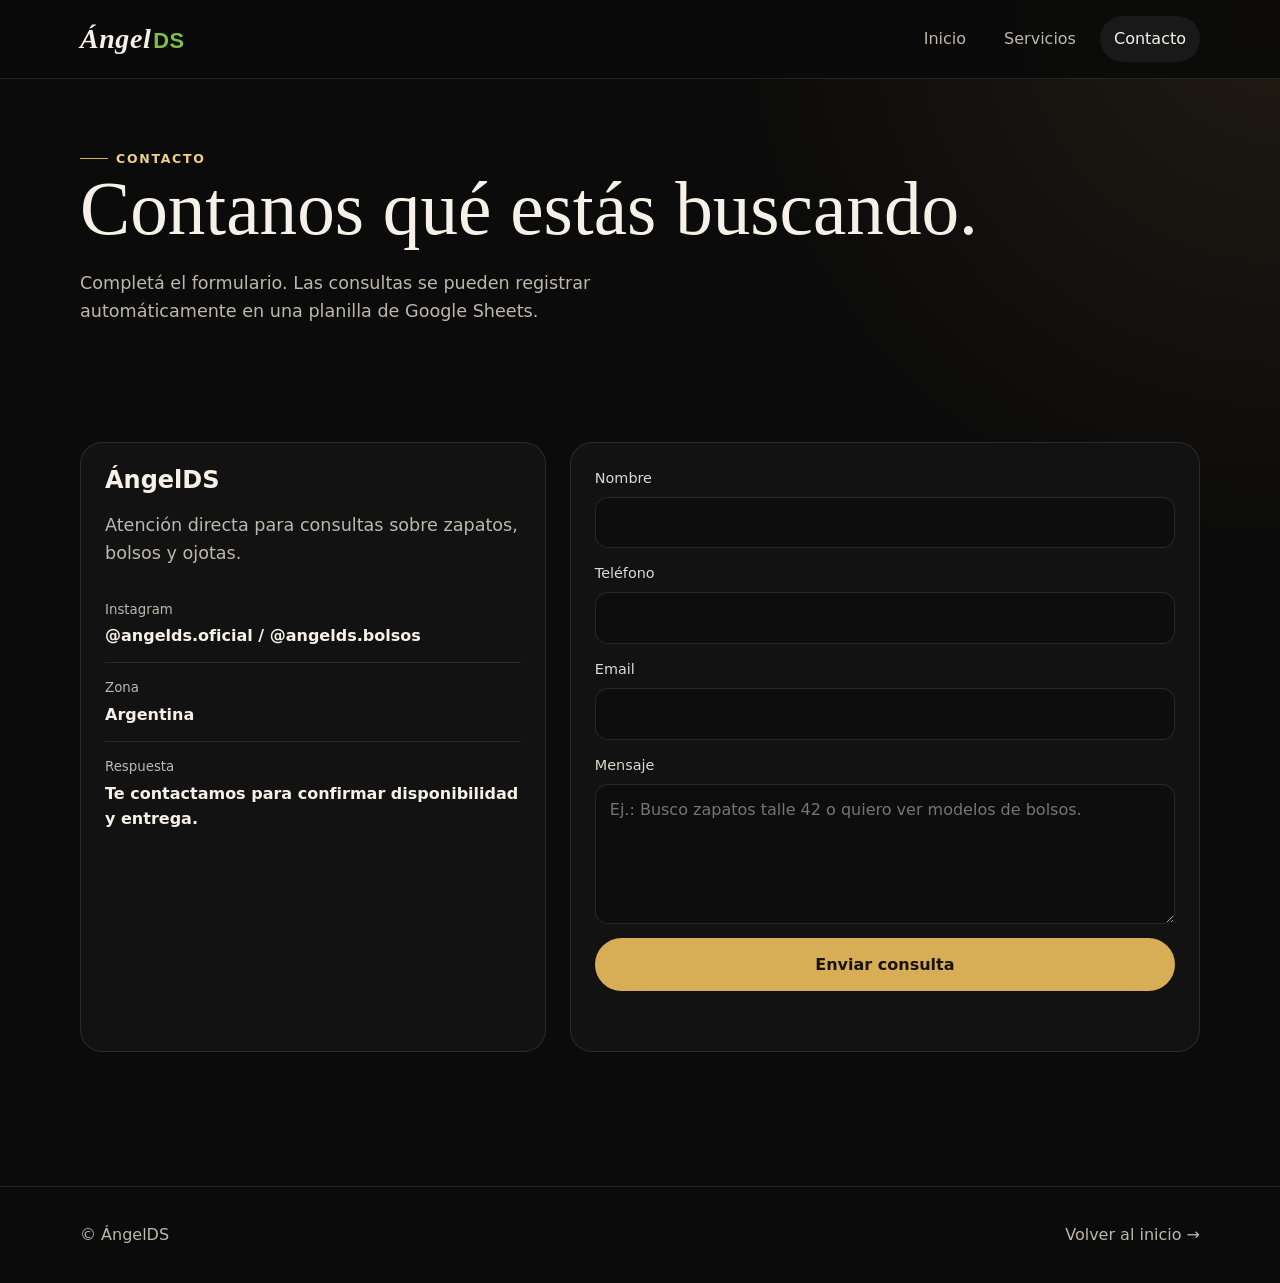
<file: contacto.html>
<!doctype html><html lang="es"><head><meta charset="utf-8"><meta name="viewport" content="width=device-width,initial-scale=1"><meta name="description" content="Contactá a ÁngelDS."><title>ÁngelDS | Contacto</title><link rel="stylesheet" href="styles.css"></head><body>
<header class="site-header"><div class="container nav"><a class="brand" href="index.html">Ángel<span>DS</span></a><button class="menu-btn" aria-label="Abrir menú">☰</button><nav class="nav-links"><a href="index.html">Inicio</a><a href="servicios.html">Servicios</a><a class="active" href="contacto.html">Contacto</a></nav></div></header>
<main><section class="page-hero"><div class="container"><span class="eyebrow">Contacto</span><h1>Contanos qué estás buscando.</h1><p class="lead">Completá el formulario. Las consultas se pueden registrar automáticamente en una planilla de Google Sheets.</p></div></section>
<section class="section"><div class="container contact-grid"><aside class="contact-panel"><h2>ÁngelDS</h2><p class="lead">Atención directa para consultas sobre zapatos, bolsos y ojotas.</p><div class="contact-item"><small>Instagram</small><strong>@angelds.oficial / @angelds.bolsos</strong></div><div class="contact-item"><small>Zona</small><strong>Argentina</strong></div><div class="contact-item"><small>Respuesta</small><strong>Te contactamos para confirmar disponibilidad y entrega.</strong></div></aside><section class="contact-panel"><form id="contactForm" class="form"><div class="field"><label for="nombre">Nombre</label><input id="nombre" name="nombre" autocomplete="name" required></div><div class="field"><label for="telefono">Teléfono</label><input id="telefono" name="telefono" autocomplete="tel" inputmode="tel" required></div><div class="field"><label for="email">Email</label><input id="email" name="email" type="email" autocomplete="email"></div><div class="field"><label for="mensaje">Mensaje</label><textarea id="mensaje" name="mensaje" placeholder="Ej.: Busco zapatos talle 42 o quiero ver modelos de bolsos." required></textarea></div><button class="btn primary" type="submit">Enviar consulta</button><div id="formStatus" class="status" aria-live="polite"></div></form></section></div></section></main>
<footer class="footer"><div class="container footer-row"><span>© ÁngelDS</span><a href="index.html">Volver al inicio →</a></div></footer><script src="script.js"></script></body></html>
</file>
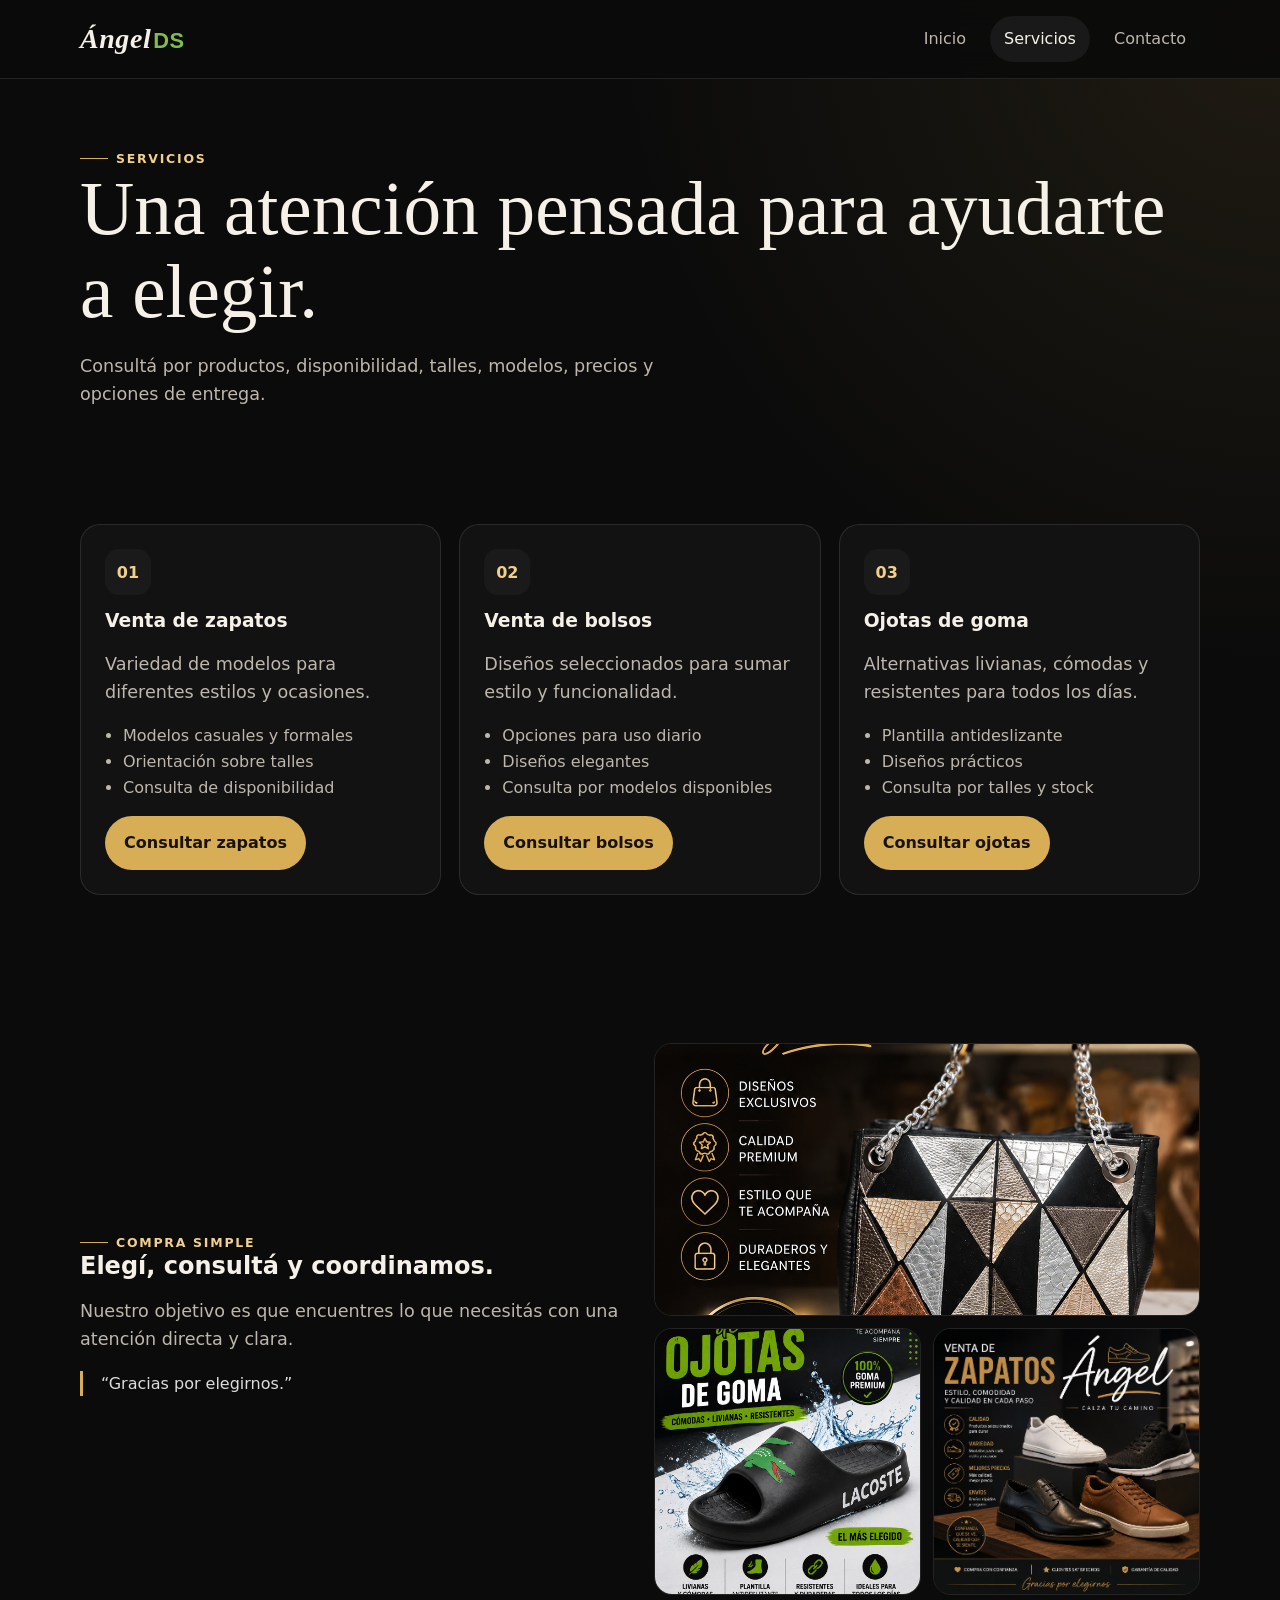
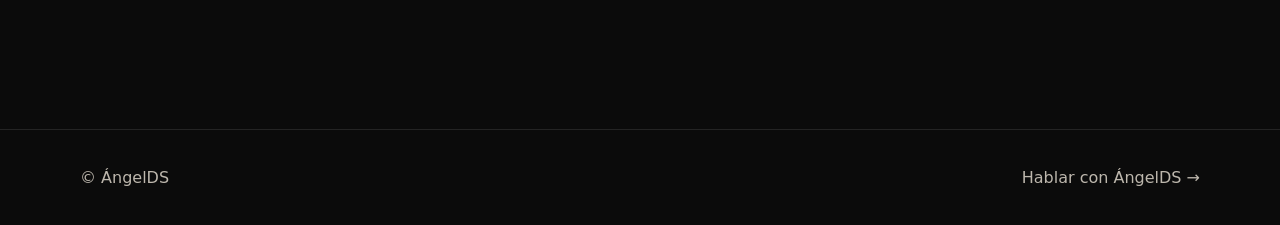
<file: servicios.html>
<!doctype html><html lang="es"><head><meta charset="utf-8"><meta name="viewport" content="width=device-width,initial-scale=1"><meta name="description" content="Servicios y productos de ÁngelDS."><title>ÁngelDS | Servicios</title><link rel="stylesheet" href="styles.css"></head><body>
<header class="site-header"><div class="container nav"><a class="brand" href="index.html">Ángel<span>DS</span></a><button class="menu-btn" aria-label="Abrir menú">☰</button><nav class="nav-links"><a href="index.html">Inicio</a><a class="active" href="servicios.html">Servicios</a><a href="contacto.html">Contacto</a></nav></div></header>
<main><section class="page-hero"><div class="container"><span class="eyebrow">Servicios</span><h1>Una atención pensada para ayudarte a elegir.</h1><p class="lead">Consultá por productos, disponibilidad, talles, modelos, precios y opciones de entrega.</p></div></section>
<section class="section"><div class="container service-list"><article class="service-card" id="zapatos"><div class="service-icon">01</div><h3>Venta de zapatos</h3><p class="lead">Variedad de modelos para diferentes estilos y ocasiones.</p><ul><li>Modelos casuales y formales</li><li>Orientación sobre talles</li><li>Consulta de disponibilidad</li></ul><a class="btn primary" href="contacto.html?producto=zapatos">Consultar zapatos</a></article><article class="service-card" id="bolsos"><div class="service-icon">02</div><h3>Venta de bolsos</h3><p class="lead">Diseños seleccionados para sumar estilo y funcionalidad.</p><ul><li>Opciones para uso diario</li><li>Diseños elegantes</li><li>Consulta por modelos disponibles</li></ul><a class="btn primary" href="contacto.html?producto=bolsos">Consultar bolsos</a></article><article class="service-card" id="ojotas"><div class="service-icon">03</div><h3>Ojotas de goma</h3><p class="lead">Alternativas livianas, cómodas y resistentes para todos los días.</p><ul><li>Plantilla antideslizante</li><li>Diseños prácticos</li><li>Consulta por talles y stock</li></ul><a class="btn primary" href="contacto.html?producto=ojotas">Consultar ojotas</a></article></div></section>
<section class="section"><div class="container split"><div><span class="eyebrow">Compra simple</span><h2>Elegí, consultá y coordinamos.</h2><p class="lead">Nuestro objetivo es que encuentres lo que necesitás con una atención directa y clara.</p><p class="quote">“Gracias por elegirnos.”</p></div><div class="image-stack"><img src="assets/bolsos.png" alt="Bolsos ÁngelDS"><img src="assets/ojotas.png" alt="Ojotas de goma ÁngelDS"><img src="assets/zapatos.png" alt="Zapatos ÁngelDS"></div></div></section></main>
<footer class="footer"><div class="container footer-row"><span>© ÁngelDS</span><a href="contacto.html">Hablar con ÁngelDS →</a></div></footer><script src="script.js"></script></body></html>
</file>
<file: styles.css>
:root{--bg:#0b0b0b;--panel:#141414;--text:#f6f1e8;--muted:#bdb7ad;--gold:#d7ad55;--gold2:#f1d08a;--green:#7fbf49;--line:rgba(255,255,255,.1);--radius:22px;--shadow:0 20px 55px rgba(0,0,0,.35)}
*{box-sizing:border-box}html{scroll-behavior:smooth}body{margin:0;font-family:Inter,system-ui,-apple-system,Segoe UI,Roboto,Arial,sans-serif;background:radial-gradient(circle at top right,rgba(215,173,85,.1),transparent 30%),var(--bg);color:var(--text);line-height:1.6}a{text-decoration:none;color:inherit}img{max-width:100%;display:block}button,input,textarea{font:inherit}.container{width:min(1120px,92vw);margin-inline:auto}.site-header{position:sticky;top:0;z-index:30;background:rgba(11,11,11,.9);backdrop-filter:blur(14px);border-bottom:1px solid var(--line)}.nav{min-height:78px;display:flex;align-items:center;justify-content:space-between;gap:20px}.brand{font-family:Georgia,serif;font-size:1.75rem;font-style:italic;font-weight:700;letter-spacing:.02em}.brand span{color:var(--green);font-style:normal;font-family:Inter,sans-serif;font-size:.78em;margin-left:2px}.nav-links{display:flex;gap:10px;align-items:center}.nav-links a{padding:10px 14px;border-radius:999px;color:var(--muted)}.nav-links a:hover,.nav-links a.active{background:#191919;color:var(--text)}.menu-btn{display:none;background:#191919;color:var(--text);border:1px solid var(--line);border-radius:12px;padding:10px 12px}
.hero{padding:78px 0 44px}.hero-grid{display:grid;grid-template-columns:1.05fr .95fr;gap:36px;align-items:center}.eyebrow{display:inline-flex;align-items:center;gap:8px;color:var(--gold2);text-transform:uppercase;letter-spacing:.14em;font-size:.78rem;font-weight:700}.eyebrow:before{content:"";width:28px;height:1px;background:var(--gold)}h1,h2,h3{line-height:1.1;margin:0 0 16px}h1{font-family:Georgia,serif;font-size:clamp(3rem,8vw,5.8rem);font-weight:500}.accent{color:var(--gold2)}.lead{font-size:1.1rem;color:var(--muted);max-width:58ch}.actions{display:flex;gap:12px;flex-wrap:wrap;margin-top:26px}.btn{display:inline-flex;justify-content:center;align-items:center;padding:13px 18px;border-radius:999px;font-weight:800;border:1px solid var(--line)}.btn.primary{background:var(--gold);color:#17120a;border-color:transparent}.btn.secondary{background:#151515}.hero-card{position:relative;border-radius:var(--radius);overflow:hidden;box-shadow:var(--shadow);border:1px solid var(--line);background:#111}.hero-card img{aspect-ratio:4/3;object-fit:cover;filter:saturate(.95)}.hero-tag{position:absolute;left:18px;bottom:18px;background:rgba(8,8,8,.82);border:1px solid var(--line);padding:9px 12px;border-radius:14px;font-size:.8rem}
.section{padding:74px 0}.section-header{display:flex;justify-content:space-between;gap:20px;align-items:end;margin-bottom:30px}.section-header p{margin:0;color:var(--muted);max-width:58ch}.grid-3{display:grid;grid-template-columns:repeat(3,1fr);gap:18px}.card{background:linear-gradient(180deg,#151515,#101010);border:1px solid var(--line);border-radius:var(--radius);padding:20px;box-shadow:var(--shadow)}.card-media{border-radius:16px;overflow:hidden;margin-bottom:18px}.card-media img{aspect-ratio:16/10;object-fit:cover}.card h3{font-size:1.35rem}.card p{color:var(--muted);margin:0 0 16px}.pill{display:inline-block;border:1px solid rgba(127,191,73,.35);color:#b8dc9a;background:rgba(127,191,73,.08);padding:5px 9px;border-radius:999px;font-size:.74rem;font-weight:800;text-transform:uppercase;letter-spacing:.08em}.benefits{display:grid;grid-template-columns:repeat(4,1fr);gap:14px}.benefit{padding:18px;border:1px solid var(--line);border-radius:18px;background:#111}.benefit strong{display:block;color:var(--gold2);margin-bottom:4px}.split{display:grid;grid-template-columns:1fr 1fr;gap:28px;align-items:center}.image-stack{display:grid;grid-template-columns:1fr 1fr;gap:12px}.image-stack img{border-radius:18px;aspect-ratio:1/1;object-fit:cover;border:1px solid var(--line)}.image-stack img:first-child{grid-column:span 2;aspect-ratio:16/8}.quote{border-left:3px solid var(--gold);padding-left:18px;color:#ddd}
.page-hero{padding:62px 0 25px}.page-hero h1{font-size:clamp(2.7rem,6vw,4.7rem)}.service-list{display:grid;grid-template-columns:repeat(3,1fr);gap:18px}.service-card{padding:24px;border-radius:20px;background:#121212;border:1px solid var(--line)}.service-icon{width:46px;height:46px;display:grid;place-items:center;border-radius:14px;background:#1a1a1a;color:var(--gold2);margin-bottom:16px;font-weight:900}.service-card ul{padding-left:18px;color:var(--muted)}
.contact-grid{display:grid;grid-template-columns:.85fr 1.15fr;gap:24px}.contact-panel{padding:24px;border-radius:var(--radius);background:#121212;border:1px solid var(--line)}.contact-item{padding:14px 0;border-bottom:1px solid var(--line)}.contact-item:last-child{border-bottom:0}.contact-item small{display:block;color:var(--muted);margin-bottom:3px}.form{display:grid;gap:14px}.field{display:grid;gap:7px}.field label{font-size:.9rem;color:#ded9d0}.field input,.field textarea{width:100%;background:#0d0d0d;color:var(--text);border:1px solid var(--line);border-radius:13px;padding:12px 14px;outline:none}.field input:focus,.field textarea:focus{border-color:var(--gold)}.field textarea{min-height:140px;resize:vertical}.status{min-height:22px;font-size:.9rem;color:var(--muted)}
.footer{padding:35px 0;border-top:1px solid var(--line);margin-top:60px}.footer-row{display:flex;justify-content:space-between;gap:20px;align-items:center;color:var(--muted)}
@media (max-width:800px){.nav-links{display:none;position:absolute;top:78px;left:4vw;right:4vw;background:#111;border:1px solid var(--line);border-radius:18px;padding:10px;flex-direction:column;align-items:stretch}.nav-links.open{display:flex}.nav-links a{padding:12px}.menu-btn{display:inline-block}.hero-grid,.split,.contact-grid{grid-template-columns:1fr}.grid-3,.service-list{grid-template-columns:1fr}.benefits{grid-template-columns:1fr 1fr}.hero{padding-top:48px}.section{padding:55px 0}.footer-row{flex-direction:column;align-items:flex-start}}
@media (max-width:520px){.benefits{grid-template-columns:1fr}.actions .btn{width:100%}.brand{font-size:1.55rem}}
</file>
